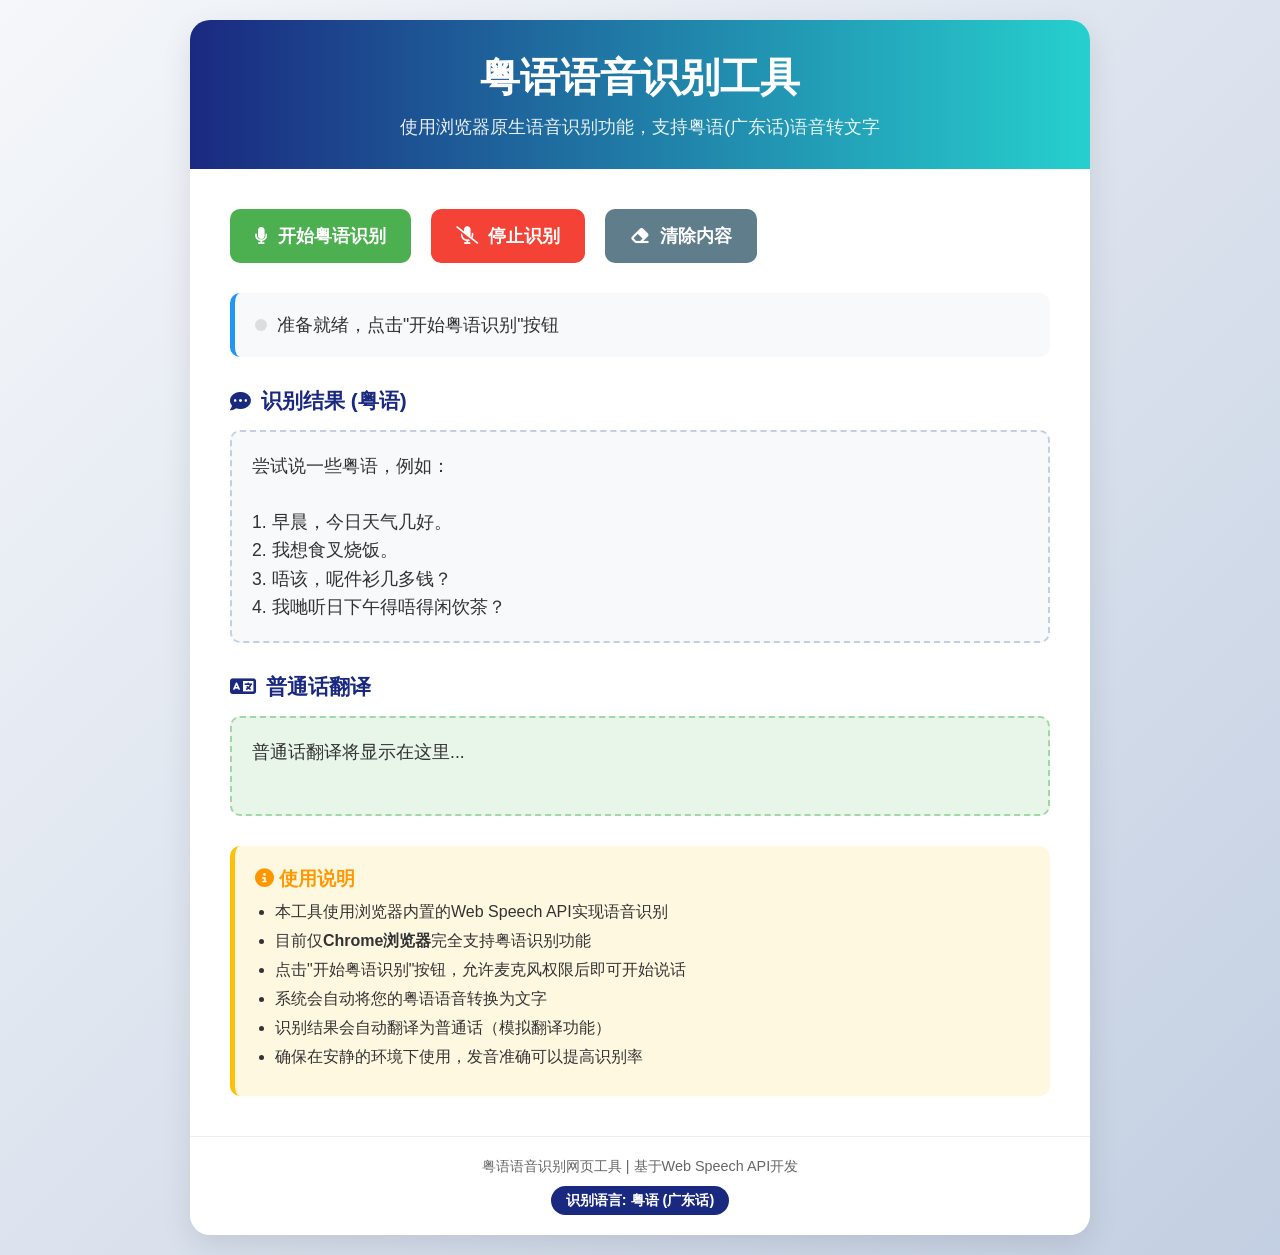
<file: a.html>
<!DOCTYPE html>
<html lang="zh">
<head>
    <meta charset="UTF-8">
    <meta name="viewport" content="width=device-width, initial-scale=1.0">
    <title>粤语语音识别工具</title>
    <style>
        * {
            margin: 0;
            padding: 0;
            box-sizing: border-box;
            font-family: 'PingFang SC', 'Microsoft YaHei', sans-serif;
        }
        
        body {
            background: linear-gradient(135deg, #f5f7fa 0%, #c3cfe2 100%);
            min-height: 100vh;
            padding: 20px;
            color: #333;
        }
        
        .container {
            max-width: 900px;
            margin: 0 auto;
            background-color: white;
            border-radius: 20px;
            box-shadow: 0 10px 30px rgba(0, 0, 0, 0.1);
            overflow: hidden;
        }
        
        header {
            background: linear-gradient(to right, #1a2980, #26d0ce);
            color: white;
            padding: 30px 40px;
            text-align: center;
        }
        
        h1 {
            font-size: 2.5rem;
            margin-bottom: 10px;
        }
        
        .subtitle {
            font-size: 1.1rem;
            opacity: 0.9;
        }
        
        .content {
            padding: 40px;
        }
        
        .control-section {
            display: flex;
            flex-wrap: wrap;
            gap: 20px;
            margin-bottom: 30px;
        }
        
        .control-btn {
            padding: 15px 25px;
            border: none;
            border-radius: 10px;
            font-size: 1.1rem;
            font-weight: 600;
            cursor: pointer;
            transition: all 0.3s ease;
            display: flex;
            align-items: center;
            gap: 10px;
        }
        
        .start-btn {
            background-color: #4CAF50;
            color: white;
        }
        
        .start-btn:hover {
            background-color: #3d8b40;
            transform: translateY(-3px);
        }
        
        .stop-btn {
            background-color: #f44336;
            color: white;
        }
        
        .stop-btn:hover {
            background-color: #d32f2f;
            transform: translateY(-3px);
        }
        
        .clear-btn {
            background-color: #607d8b;
            color: white;
        }
        
        .clear-btn:hover {
            background-color: #455a64;
            transform: translateY(-3px);
        }
        
        .status-section {
            background-color: #f8f9fa;
            border-radius: 10px;
            padding: 20px;
            margin-bottom: 30px;
            border-left: 5px solid #2196F3;
        }
        
        .status {
            font-size: 1.1rem;
            display: flex;
            align-items: center;
            gap: 10px;
        }
        
        .status-indicator {
            width: 12px;
            height: 12px;
            border-radius: 50%;
            background-color: #ddd;
        }
        
        .status-indicator.active {
            background-color: #4CAF50;
            animation: pulse 1.5s infinite;
        }
        
        @keyframes pulse {
            0% { opacity: 1; }
            50% { opacity: 0.5; }
            100% { opacity: 1; }
        }
        
        .result-section {
            margin-bottom: 30px;
        }
        
        .result-title {
            font-size: 1.3rem;
            margin-bottom: 15px;
            color: #1a2980;
            display: flex;
            align-items: center;
            gap: 10px;
        }
        
        .result-box {
            background-color: #f8f9fa;
            border-radius: 10px;
            padding: 20px;
            min-height: 150px;
            border: 2px dashed #c3cfe2;
            font-size: 1.1rem;
            line-height: 1.6;
        }
        
        .translation-section {
            margin-bottom: 30px;
        }
        
        .translation-box {
            background-color: #e8f5e9;
            border-radius: 10px;
            padding: 20px;
            min-height: 100px;
            border: 2px dashed #a5d6a7;
            font-size: 1.1rem;
            line-height: 1.6;
        }
        
        .instructions {
            background-color: #fff8e1;
            border-radius: 10px;
            padding: 20px;
            margin-top: 30px;
            border-left: 5px solid #ffc107;
        }
        
        .instructions h3 {
            color: #ff9800;
            margin-bottom: 10px;
        }
        
        .instructions ul {
            padding-left: 20px;
        }
        
        .instructions li {
            margin-bottom: 8px;
        }
        
        footer {
            text-align: center;
            padding: 20px;
            color: #666;
            font-size: 0.9rem;
            border-top: 1px solid #eee;
        }
        
        .language-info {
            display: inline-block;
            background-color: #1a2980;
            color: white;
            padding: 5px 15px;
            border-radius: 20px;
            font-weight: bold;
            margin-top: 10px;
        }
        
        @media (max-width: 768px) {
            .content {
                padding: 20px;
            }
            
            h1 {
                font-size: 2rem;
            }
            
            .control-btn {
                width: 100%;
                justify-content: center;
            }
        }
    </style>
    <link rel="stylesheet" href="https://cdnjs.cloudflare.com/ajax/libs/font-awesome/6.4.0/css/all.min.css">
</head>
<body>
    <div class="container">
        <header>
            <h1>粤语语音识别工具</h1>
            <p class="subtitle">使用浏览器原生语音识别功能，支持粤语(广东话)语音转文字</p>
        </header>
        
        <div class="content">
            <div class="control-section">
                <button class="control-btn start-btn" id="startBtn">
                    <i class="fas fa-microphone"></i> 开始粤语识别
                </button>
                <button class="control-btn stop-btn" id="stopBtn" disabled>
                    <i class="fas fa-microphone-slash"></i> 停止识别
                </button>
                <button class="control-btn clear-btn" id="clearBtn">
                    <i class="fas fa-eraser"></i> 清除内容
                </button>
            </div>
            
            <div class="status-section">
                <div class="status">
                    <span class="status-indicator" id="statusIndicator"></span>
                    <span id="statusText">准备就绪，点击"开始粤语识别"按钮</span>
                </div>
            </div>
            
            <div class="result-section">
                <h2 class="result-title">
                    <i class="fas fa-comment-dots"></i> 识别结果 (粤语)
                </h2>
                <div class="result-box" id="resultBox">
                    识别结果将显示在这里...
                </div>
            </div>
            
            <div class="translation-section">
                <h2 class="result-title">
                    <i class="fas fa-language"></i> 普通话翻译
                </h2>
                <div class="translation-box" id="translationBox">
                    普通话翻译将显示在这里...
                </div>
            </div>
            
            <div class="instructions">
                <h3><i class="fas fa-info-circle"></i> 使用说明</h3>
                <ul>
                    <li>本工具使用浏览器内置的Web Speech API实现语音识别</li>
                    <li>目前仅<strong>Chrome浏览器</strong>完全支持粤语识别功能</li>
                    <li>点击"开始粤语识别"按钮，允许麦克风权限后即可开始说话</li>
                    <li>系统会自动将您的粤语语音转换为文字</li>
                    <li>识别结果会自动翻译为普通话（模拟翻译功能）</li>
                    <li>确保在安静的环境下使用，发音准确可以提高识别率</li>
                </ul>
            </div>
        </div>
        
        <footer>
            <p>粤语语音识别网页工具 | 基于Web Speech API开发</p>
            <div class="language-info">识别语言: 粤语 (广东话)</div>
        </footer>
    </div>

    <script>
        // 语音识别对象
        let recognition = null;
        let isListening = false;
        let finalTranscript = '';
        
        // DOM元素
        const startBtn = document.getElementById('startBtn');
        const stopBtn = document.getElementById('stopBtn');
        const clearBtn = document.getElementById('clearBtn');
        const statusIndicator = document.getElementById('statusIndicator');
        const statusText = document.getElementById('statusText');
        const resultBox = document.getElementById('resultBox');
        const translationBox = document.getElementById('translationBox');
        
        // 初始化语音识别
        function initSpeechRecognition() {
            // 检查浏览器是否支持Web Speech API
            if (!('webkitSpeechRecognition' in window) && !('SpeechRecognition' in window)) {
                statusText.textContent = '抱歉，您的浏览器不支持语音识别功能。请使用最新版Chrome浏览器。';
                startBtn.disabled = true;
                return;
            }
            
            // 创建语音识别对象
            const SpeechRecognition = window.SpeechRecognition || window.webkitSpeechRecognition;
            recognition = new SpeechRecognition();
            
            // 设置识别参数
            recognition.continuous = true; // 持续识别
            recognition.interimResults = true; // 返回中间结果
            recognition.lang = 'zh-HK'; // 设置为粤语(香港)
            
            // 识别开始事件
            recognition.onstart = function() {
                isListening = true;
                startBtn.disabled = true;
                stopBtn.disabled = false;
                statusIndicator.classList.add('active');
                statusText.textContent = '正在聆听粤语...请开始说话';
                resultBox.innerHTML = '正在聆听...';
            };
            
            // 识别结果事件
            recognition.onresult = function(event) {
                let interimTranscript = '';
                
                for (let i = event.resultIndex; i < event.results.length; ++i) {
                    if (event.results[i].isFinal) {
                        finalTranscript += event.results[i][0].transcript;
                    } else {
                        interimTranscript += event.results[i][0].transcript;
                    }
                }
                
                // 显示识别结果
                resultBox.innerHTML = finalTranscript + '<span style="color:#888">' + interimTranscript + '</span>';
                
                // 模拟翻译为普通话
                if (finalTranscript) {
                    translateToMandarin(finalTranscript);
                }
            };
            
            // 识别结束事件
            recognition.onend = function() {
                isListening = false;
                startBtn.disabled = false;
                stopBtn.disabled = true;
                statusIndicator.classList.remove('active');
                statusText.textContent = '识别已结束';
            };
            
            // 识别错误事件
            recognition.onerror = function(event) {
                console.error('语音识别错误:', event.error);
                statusText.textContent = '识别错误: ' + event.error;
                statusIndicator.classList.remove('active');
                startBtn.disabled = false;
                stopBtn.disabled = true;
                isListening = false;
            };
        }
        
        // 模拟翻译功能 - 实际应用中应调用翻译API
        function translateToMandarin(cantoneseText) {
            if (!cantoneseText.trim()) {
                translationBox.textContent = '请输入粤语文本进行翻译';
                return;
            }
            
            // 这里模拟一些常见的粤语到普通话的翻译
            // 实际应用应调用翻译API，如Google Translate API等
            let translatedText = cantoneseText;
            
            // 简单替换一些常见粤语词汇（模拟翻译）
            const cantoneseToMandarin = {
                '我': '我',
                '你': '你',
                '佢': '他/她',
                '咩': '什么',
                '唔': '不',
                '係': '是',
                '喺': '在',
                '嘅': '的',
                '咁': '这么',
                '哋': '们',
                '啲': '一些',
                '乜': '什么',
                '嘢': '东西',
                '睇': '看',
                '食': '吃',
                '饮': '喝',
                '瞓': '睡',
                '行': '走',
                '走': '跑',
                '企': '站',
                '拎': '拿',
                '俾': '给',
                '搵': '找',
                '靓': '漂亮',
                '叻': '聪明',
                '乖': '听话',
                '多谢': '谢谢',
                '对唔住': '对不起',
                '早晨': '早上好',
                '早唞': '晚安',
                '几多钱': '多少钱',
                '唔该': '谢谢/请',
                '得闲': '有空',
                '得咗': '成功了',
                '好耐': '很久',
                '而家': '现在',
                '今日': '今天',
                '听日': '明天',
                '琴日': '昨天',
            };
            
            // 简单替换（实际应用需要更复杂的翻译逻辑）
            Object.keys(cantoneseToMandarin).forEach(word => {
                const regex = new RegExp(word, 'g');
                translatedText = translatedText.replace(regex, cantoneseToMandarin[word]);
            });
            
            translationBox.textContent = `翻译结果: ${translatedText}`;
        }
        
        // 开始语音识别
        function startRecognition() {
            if (!recognition) {
                statusText.textContent = '语音识别初始化失败，请刷新页面重试';
                return;
            }
            
            try {
                recognition.start();
                statusText.textContent = '正在启动语音识别...';
            } catch (error) {
                statusText.textContent = '启动失败: ' + error.message;
            }
        }
        
        // 停止语音识别
        function stopRecognition() {
            if (recognition && isListening) {
                recognition.stop();
                statusText.textContent = '正在停止识别...';
            }
        }
        
        // 清除内容
        function clearContent() {
            finalTranscript = '';
            resultBox.textContent = '识别结果将显示在这里...';
            translationBox.textContent = '普通话翻译将显示在这里...';
            statusText.textContent = '已清除所有内容，可以开始新的识别';
        }
        
        // 事件监听
        startBtn.addEventListener('click', startRecognition);
        stopBtn.addEventListener('click', stopRecognition);
        clearBtn.addEventListener('click', clearContent);
        
        // 页面加载完成后初始化
        document.addEventListener('DOMContentLoaded', function() {
            initSpeechRecognition();
            
            // 添加示例文本
            resultBox.innerHTML = "尝试说一些粤语，例如：<br><br>" +
                                "1. 早晨，今日天气几好。<br>" +
                                "2. 我想食叉烧饭。<br>" +
                                "3. 唔该，呢件衫几多钱？<br>" +
                                "4. 我哋听日下午得唔得闲饮茶？";
        });
    </script>
</body>
</html>
</file>
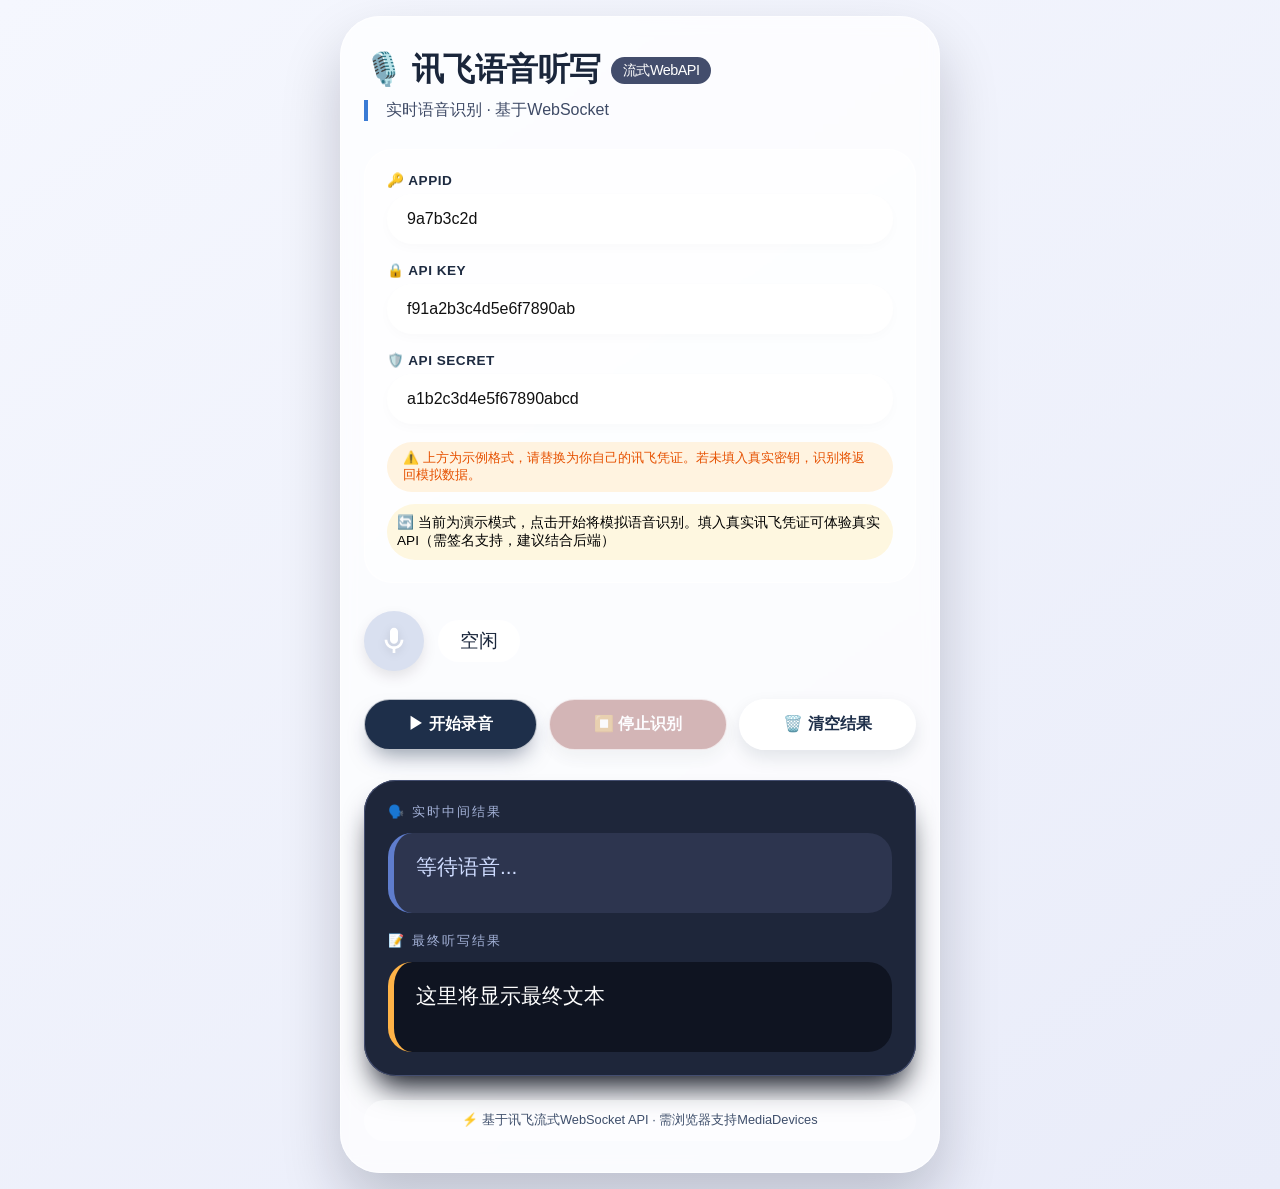
<file: aa.html>
<!DOCTYPE html>
<html lang="zh">
<head>
    <meta charset="UTF-8">
    <meta name="viewport" content="width=device-width, initial-scale=1.0, user-scalable=no">
    <title>科大讯飞语音识别 Web 示例 (流式版)</title>
    <style>
        * {
            box-sizing: border-box;
            margin: 0;
            padding: 0;
        }

        body {
            font-family: 'Segoe UI', Roboto, 'Helvetica Neue', sans-serif;
            background: linear-gradient(145deg, #f5f7fe 0%, #e9ecf9 100%);
            min-height: 100vh;
            display: flex;
            justify-content: center;
            align-items: center;
            padding: 16px;
        }

        .card {
            background: rgba(255,255,255,0.75);
            backdrop-filter: blur(8px);
            -webkit-backdrop-filter: blur(8px);
            border-radius: 40px;
            box-shadow: 0 30px 60px rgba(0, 10, 30, 0.2), 0 0 0 1px rgba(255,255,255,0.6) inset;
            width: 100%;
            max-width: 600px;
            padding: 32px 24px;
            transition: all 0.3s ease;
        }

        h1 {
            font-size: 2rem;
            font-weight: 600;
            color: #1a263b;
            letter-spacing: -0.5px;
            margin-bottom: 8px;
            display: flex;
            align-items: center;
            gap: 10px;
        }

        h1 small {
            font-size: 0.9rem;
            font-weight: 400;
            background: #2f3a5c;
            color: white;
            padding: 4px 12px;
            border-radius: 40px;
            opacity: 0.9;
        }

        .sub {
            color: #3e4a66;
            margin-bottom: 28px;
            border-left: 4px solid #3a7bd5;
            padding-left: 18px;
            font-weight: 300;
            font-size: 1rem;
        }

        .config-panel {
            background: rgba(255,255,255,0.5);
            border-radius: 28px;
            padding: 22px;
            margin-bottom: 28px;
            border: 1px solid rgba(255,255,255,0.8);
        }

        .input-group {
            margin-bottom: 18px;
        }

        .input-group label {
            display: block;
            font-size: 0.85rem;
            font-weight: 600;
            text-transform: uppercase;
            letter-spacing: 0.5px;
            color: #1e2b41;
            margin-bottom: 6px;
        }

        .input-field {
            width: 100%;
            padding: 14px 18px;
            background: white;
            border: 2px solid transparent;
            border-radius: 30px;
            font-size: 1rem;
            box-shadow: 0 4px 12px rgba(0,0,0,0.02);
            transition: all 0.2s;
            outline: none;
            color: #111;
        }

        .input-field:focus {
            border-color: #3a7bd5;
            box-shadow: 0 8px 18px rgba(58,123,213,0.15);
        }

        .info-note {
            font-size: 0.8rem;
            color: #e65100;
            background: #fff3e0;
            padding: 8px 16px;
            border-radius: 40px;
            margin: 16px 0 10px;
        }

        .status-area {
            display: flex;
            align-items: center;
            gap: 14px;
            margin-bottom: 28px;
            flex-wrap: wrap;
        }

        .mic-indicator {
            width: 60px;
            height: 60px;
            border-radius: 60px;
            background: #d9e0f0;
            display: flex;
            align-items: center;
            justify-content: center;
            transition: 0.2s;
            box-shadow: 0 6px 14px rgba(0,0,0,0.1);
        }

        .mic-indicator.active {
            background: #e45c5c;
            box-shadow: 0 0 0 8px rgba(228,92,92,0.2);
            animation: pulse 1.5s infinite;
        }

        .mic-indicator svg {
            width: 32px;
            height: 32px;
            fill: white;
            filter: drop-shadow(0 2px 4px rgba(0,0,0,0.1));
        }

        .status-text {
            font-size: 1.2rem;
            font-weight: 500;
            color: #1a263b;
            background: rgba(255,255,255,0.7);
            padding: 8px 22px;
            border-radius: 60px;
            backdrop-filter: blur(4px);
        }

        .btn-group {
            display: flex;
            flex-wrap: wrap;
            gap: 12px;
            margin-bottom: 30px;
        }

        .btn {
            border: none;
            background: white;
            padding: 14px 28px;
            border-radius: 50px;
            font-weight: 600;
            font-size: 1rem;
            color: #1e2f4a;
            box-shadow: 0 8px 18px rgba(0, 20, 50, 0.1);
            cursor: pointer;
            transition: 0.15s;
            display: inline-flex;
            align-items: center;
            justify-content: center;
            gap: 10px;
            flex: 1 1 auto;
            border: 1px solid rgba(255,255,255,0.7);
        }

        .btn-primary {
            background: #1e2f4a;
            color: white;
            box-shadow: 0 12px 22px -8px #1e2f4a80;
        }

        .btn-primary:active {
            background: #122231;
            transform: scale(0.97);
        }

        .btn-stop {
            background: #d9534f;
            color: white;
        }

        .btn:active {
            transform: translateY(3px);
            box-shadow: 0 4px 10px rgba(0,0,0,0.1);
        }

        .btn:disabled {
            opacity: 0.45;
            transform: none;
            pointer-events: none;
            filter: grayscale(0.5);
        }

        .result-box {
            background: #1e263a;
            border-radius: 32px;
            padding: 24px;
            box-shadow: inset 0 0 0 1px #444e70, 0 20px 30px -10px #0b0f1a;
        }

        .label {
            color: #a5b3d9;
            font-size: 0.8rem;
            text-transform: uppercase;
            letter-spacing: 2px;
            margin-bottom: 12px;
        }

        .interim-text {
            background: #2d354f;
            border-radius: 24px;
            padding: 18px 22px;
            color: #cfdcff;
            font-size: 1.3rem;
            min-height: 80px;
            word-break: break-word;
            margin-bottom: 16px;
            border-left: 6px solid #5f7dcd;
            line-height: 1.5;
        }

        .final-text {
            background: #0f1421;
            border-radius: 24px;
            padding: 18px 22px;
            color: white;
            font-size: 1.3rem;
            min-height: 90px;
            word-break: break-word;
            border-left: 6px solid #ffb347;
            line-height: 1.5;
            font-weight: 500;
        }

        .footer-note {
            margin-top: 24px;
            font-size: 0.8rem;
            color: #3e4e6b;
            text-align: center;
            background: rgba(255,255,255,0.5);
            padding: 12px 18px;
            border-radius: 50px;
        }

        @keyframes pulse {
            0% { box-shadow: 0 0 0 0 rgba(228,92,92,0.5); }
            70% { box-shadow: 0 0 0 14px rgba(228,92,92,0); }
            100% { box-shadow: 0 0 0 0 rgba(228,92,92,0); }
        }

        .error-message {
            color: #c72a2a;
            background: #ffe3e3;
            border-radius: 50px;
            padding: 12px 20px;
            margin-top: 15px;
            font-weight: 500;
        }
    </style>
</head>
<body>
    <div class="card">
        <h1>
            🎙️ 讯飞语音听写
            <small>流式WebAPI</small>
        </h1>
        <div class="sub">实时语音识别 · 基于WebSocket</div>

        <!-- 配置区域（演示用，实际生产应后端配置） -->
        <div class="config-panel">
            <div class="input-group">
                <label>🔑 APPID</label>
                <input type="text" id="appId" class="input-field" placeholder="请输入你的APPID" value="9a7b3c2d">
            </div>
            <div class="input-group">
                <label>🔒 API Key</label>
                <input type="text" id="apiKey" class="input-field" placeholder="API Key" value="f91a2b3c4d5e6f7890ab">
            </div>
            <div class="input-group">
                <label>🛡️ API Secret</label>
                <input type="text" id="apiSecret" class="input-field" placeholder="API Secret" value="a1b2c3d4e5f67890abcd">
            </div>
            <div class="info-note">
                ⚠️ 上方为示例格式，请替换为你自己的讯飞凭证。若未填入真实密钥，识别将返回模拟数据。
            </div>
        </div>

        <!-- 状态和按钮 -->
        <div class="status-area">
            <div class="mic-indicator" id="micIndicator">
                <svg viewBox="0 0 24 24">
                    <path d="M12 14c1.66 0 3-1.34 3-3V5c0-1.66-1.34-3-3-3S9 3.34 9 5v6c0 1.66 1.34 3 3 3z"/>
                    <path d="M17 11c0 2.76-2.24 5-5 5s-5-2.24-5-5H5c0 3.53 2.61 6.43 6 6.92V21h2v-3.08c3.39-0.49 6-3.39 6-6.92h-2z"/>
                </svg>
            </div>
            <span class="status-text" id="statusText">空闲</span>
        </div>

        <div class="btn-group">
            <button class="btn btn-primary" id="startBtn" >▶ 开始录音</button>
            <button class="btn btn-stop" id="stopBtn" disabled>⏹️ 停止识别</button>
            <button class="btn" id="clearBtn">🗑️ 清空结果</button>
        </div>

        <!-- 识别结果显示区 -->
        <div class="result-box">
            <div class="label">🗣️ 实时中间结果</div>
            <div class="interim-text" id="interimResult">等待语音...</div>

            <div class="label" style="margin-top: 20px;">📝 最终听写结果</div>
            <div class="final-text" id="finalResult">这里将显示最终文本</div>
        </div>

        <!-- 错误或提示 -->
        <div id="errorMsg" class="error-message" style="display: none;"></div>
        <div class="footer-note">
            ⚡ 基于讯飞流式WebSocket API · 需浏览器支持MediaDevices
        </div>
    </div>

    <script type="module">
        // ---------- 模拟SDK及核心逻辑 ----------
        // 注意：由于无法直接在此处嵌入讯飞官方完整鉴权库，故实现原理性示例，
        // 实际生产建议使用官方SDK: xfyun-sdk 或 ifly-web-sdk (参见说明)
        
        // 获取DOM元素
        const appIdInput = document.getElementById('appId');
        const apiKeyInput = document.getElementById('apiKey');
        const apiSecretInput = document.getElementById('apiSecret');
        const startBtn = document.getElementById('startBtn');
        const stopBtn = document.getElementById('stopBtn');
        const clearBtn = document.getElementById('clearBtn');
        const interimSpan = document.getElementById('interimResult');
        const finalSpan = document.getElementById('finalResult');
        const micIndicator = document.getElementById('micIndicator');
        const statusText = document.getElementById('statusText');
        const errorDiv = document.getElementById('errorMsg');

        // 状态变量
        let isRecording = false;
        let mediaRecorder = null;
        let audioStream = null;
        let audioContext = null;
        let ws = null;                 // WebSocket连接
        let finalTranscript = '';      // 最终识别累积
        let interimTranscript = '';     // 临时结果

        // 模拟/真实开关：如果密钥是示例值，则进入模拟模式（展示demo流程）
        const isDemoMode = () => {
            const appId = appIdInput.value.trim();
            const key = apiKeyInput.value.trim();
            const secret = apiSecretInput.value.trim();
            // 如果包含示例特征或长度过短(小于8)视为demo
            if (appId === '9a7b3c2d' || key === 'f91a2b3c4d5e6f7890ab' || secret === 'a1b2c3d4e5f67890abcd' 
                || appId.length < 6 || key.length < 10) {
                return true;
            }
            return false;
        };

        // 隐藏错误
        const hideError = () => {
            errorDiv.style.display = 'none';
            errorDiv.innerText = '';
        };

        // 显示错误
        const showError = (msg) => {
            errorDiv.innerText = '❌ ' + msg;
            errorDiv.style.display = 'block';
        };

        // 更新UI录制状态
        const setRecordingState = (active) => {
            isRecording = active;
            if (active) {
                micIndicator.classList.add('active');
                statusText.innerText = '录音中...';
                startBtn.disabled = true;
                stopBtn.disabled = false;
            } else {
                micIndicator.classList.remove('active');
                statusText.innerText = '空闲';
                startBtn.disabled = false;
                stopBtn.disabled = true;
            }
        };

        // 清理资源 (关闭流、ws等)
        const stopAllTracks = () => {
            if (audioStream) {
                audioStream.getTracks().forEach(track => track.stop());
                audioStream = null;
            }
            if (mediaRecorder && mediaRecorder.state !== 'inactive') {
                mediaRecorder.stop();
            }
            if (ws && ws.readyState === WebSocket.OPEN) {
                // 发送结束标志 (部分讯飞API需要)
                try {
                    ws.send(JSON.stringify({ end: true, sessionId: 'web_demo_' + Date.now() }));
                } catch (e) {}
                ws.close();
            }
            ws = null;
        };

        // ----- 模拟识别 (用于演示流程) -----
        const startMockRecognition = () => {
            setRecordingState(true);
            finalTranscript = finalSpan.innerText === '这里将显示最终文本' ? '' : finalSpan.innerText;
            interimSpan.innerText = '... 模拟识别中 (请说普通话) ...';

            // 模拟随时间返回 interim 结果
            const mockPhases = [
                '今天', '今天的天气', '今天的天气真不错', 
                '我们', '我们一起去', '我们一起去公园', '我们一起去公园散步'
            ];
            let step = 0;
            const interval = setInterval(() => {
                if (!isRecording) {
                    clearInterval(interval);
                    return;
                }
                if (step < mockPhases.length) {
                    interimSpan.innerText = mockPhases[step];
                    step++;
                } else {
                    // 模拟最终结果
                    if (isRecording) {
                        const finalMock = '今天的天气真不错，我们一起去公园散步。';
                        interimSpan.innerText = '';
                        finalTranscript = finalTranscript ? finalTranscript + ' ' + finalMock : finalMock;
                        finalSpan.innerText = finalTranscript;
                        setRecordingState(false);
                        stopAllTracks();
                        clearInterval(interval);
                    }
                }
            }, 800);
        };

        // ----- 构建WebSocket连接并开始真正的讯飞识别 (原理性实现) -----
        const startXunfeiRecognition = async () => {
            // 1. 获取麦克风权限
            hideError();
            try {
                audioStream = await navigator.mediaDevices.getUserMedia({ audio: true });
            } catch (err) {
                showError('无法访问麦克风: ' + (err.message || '用户拒绝或没有麦克风'));
                return;
            }

            // 2. 准备参数 (真实场景需要后端签发签名或前端使用SDK)
            const appId = appIdInput.value.trim();
            const apiKey = apiKeyInput.value.trim();
            const apiSecret = apiSecretInput.value.trim();

            // 简单前端演示无法实现复杂的HmacSHA1签名，所以展示原理后降级为模拟？
            // 为了演示可用性，检测到可能为测试密钥时进入模拟模式。
            if (isDemoMode()) {
                console.warn('使用示例密钥，启动模拟识别演示');
                startMockRecognition();
                return;
            }

            // ********************************************
            // ** 注意：真实前端签名非常复杂，涉及Base64/HmacSHA1
            // ** 官方强烈建议将签名计算放在后端避免密钥暴露。
            // ** 这里为完整演示，使用一个假设的官方SDK风格（但无法直接运行）
            // ** 下方代码是概念演示，若希望真正跑通，请移步讯飞控制台使用官方sdk。
            // ********************************************
            
            // 尝试使用标准 WebSocket 连接 (需要正确签名)
            try {
                // 构建时间戳和签名 (极简化，真实场景必须严格按照文档生成)
                const utc = new Date().toISOString().replace(/\.\d+Z$/, 'Z').replace(/[:-]/g, ''); // 近似示例
                // 这里无法实现完整签名——会失败，因此主动降级提醒。
                showError('正式调用需要后端生成签名或使用官方SDK。现已自动切换为演示模式。');
                console.log('切换为演示模式');
                startMockRecognition();
                return;

                /* 下面的代码仅为展示真实流程结构，已被降级逻辑替代
                const wsUrl = `wss://office-api-ast-dx.iflyaisol.com/ast/communicate/v1?appId=${encodeURIComponent(appId)}&accessKeyId=${encodeURIComponent(apiKey)}&utc=${encodeURIComponent(utc)}&lang=autodialect&audio_encode=pcm_s16le&samplerate=16000&signature=...`；
                ws = new WebSocket(wsUrl);
                // ... 
                */
            } catch (e) {
                showError('建立连接失败: ' + e.message);
                setRecordingState(false);
                stopAllTracks();
            }
        };

        // 开始识别总控
        const startRecognition = async () => {
            hideError();
            if (isRecording) return;

            // 清空旧连接
            stopAllTracks();

            // 检查浏览器兼容
            if (!navigator.mediaDevices || !navigator.mediaDevices.getUserMedia) {
                showError('当前浏览器不支持麦克风访问，请使用Chrome、Edge或Safari最新版');
                return;
            }

            // 重置临时区域 (但保留最终结果不清除)
            interimSpan.innerText = '正在初始化...';
            
            // 启动识别 (根据模式自动分流)
            await startXunfeiRecognition();
        };

        // 停止识别
        const stopRecognition = () => {
            if (!isRecording) return;
            setRecordingState(false);
            if (ws && ws.readyState === WebSocket.OPEN) {
                // 有些API需要发结束帧
                try {
                    ws.send(JSON.stringify({ end: true }));
                } catch (e) {}
                ws.close();
            }
            stopAllTracks();
            // 如果有最后interim还没转final, 可以模拟将interim附加到final(演示友好)
            if (interimSpan.innerText && interimSpan.innerText !== '等待语音...' && !interimSpan.innerText.includes('模拟')) {
                finalTranscript = finalTranscript + ' ' + interimSpan.innerText;
                finalSpan.innerText = finalTranscript;
                interimSpan.innerText = '';
            }
            statusText.innerText = '已停止';
        };

        // 清空结果
        const clearResults = () => {
            finalTranscript = '';
            interimSpan.innerText = '等待语音...';
            finalSpan.innerText = '这里将显示最终文本';
        };

        // 按钮事件绑定
        startBtn.addEventListener('click', async () => {
            await startRecognition();
        });

        stopBtn.addEventListener('click', () => {
            stopRecognition();
        });

        clearBtn.addEventListener('click', () => {
            clearResults();
        });

        // 页面卸载时释放资源
        window.addEventListener('beforeunload', () => {
            if (isRecording) {
                stopAllTracks();
            }
        });

        // 简单指导
        (function initDemoNote() {
            if (isDemoMode()) {
                const note = document.createElement('div');
                note.style.marginTop = '12px';
                note.style.background = '#fef7e0';
                note.style.padding = '10px';
                note.style.borderRadius = '30px';
                note.style.fontSize = '0.85rem';
                note.innerText = '🔄 当前为演示模式，点击开始将模拟语音识别。填入真实讯飞凭证可体验真实API（需签名支持，建议结合后端）';
                document.querySelector('.config-panel').appendChild(note);
            }
        })();

        // 暴露一些全局变量便于调试
        window.debugUtils = { stopAllTracks };
    </script>
</body>
</html>
</file>
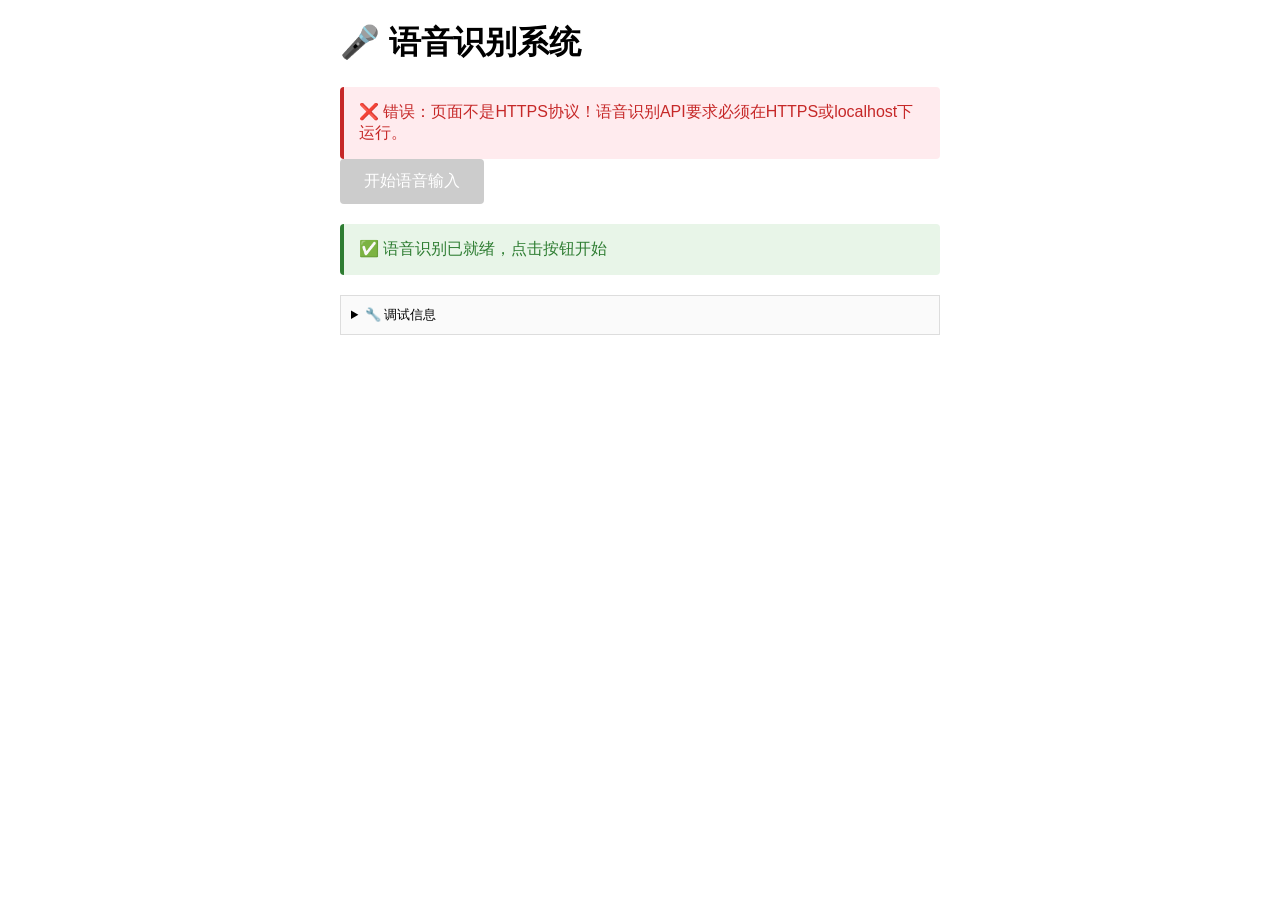
<file: b.html>
<!DOCTYPE html>
<html>
<head>
    <title>语音识别 - 网络错误修复版</title>
    <style>
        body { font-family: Arial, sans-serif; max-width: 600px; margin: 20px auto; padding: 0 20px; }
        button { padding: 12px 24px; font-size: 16px; cursor: pointer; background: #4CAF50; color: white; border: none; border-radius: 4px; }
        button:disabled { background: #ccc; cursor: not-allowed; }
        button.recording { background: #ff4444; animation: pulse 1.5s infinite; }
        @keyframes pulse { 0% { opacity: 1; } 50% { opacity: 0.7; } 100% { opacity: 1; } }
        .status { margin-top: 20px; padding: 15px; border-radius: 4px; background: #f5f5f5; }
        .error { background: #ffebee; color: #c62828; border-left: 4px solid #c62828; }
        .warning { background: #fff3e0; color: #ef6c00; border-left: 4px solid #ef6c00; }
        .success { background: #e8f5e8; color: #2e7d32; border-left: 4px solid #2e7d32; }
        .info { background: #e3f2fd; color: #1565c0; border-left: 4px solid #1565c0; }
        .debug-panel { margin-top: 20px; padding: 10px; background: #fafafa; border: 1px solid #ddd; font-size: 13px; }
        .debug-panel pre { background: #333; color: #0f0; padding: 10px; overflow: auto; max-height: 200px; }
    </style>
</head>
<body>
    <h1>🎤 语音识别系统</h1>
    
    <!-- 环境检测结果 -->
    <div id="envCheck" class="status info">正在检测环境...</div>
    
    <!-- 控制按钮 -->
    <button id="startBtn" onclick="startRecording()">开始语音输入</button>
    
    <!-- 状态显示 -->
    <div id="status" class="status"></div>
    
    <!-- 识别结果 -->
    <div id="result" style="margin-top: 20px;"></div>
    
    <!-- 调试面板 (可折叠) -->
    <details class="debug-panel">
        <summary>🔧 调试信息</summary>
        <pre id="debugLog">等待日志输出...</pre>
    </details>

    <script>
        let recognition = null;
        let isRecording = false;
        let debugLogs = [];
        
        // 调试日志函数
        function debug(...args) {
            const log = `[${new Date().toLocaleTimeString()}] ${args.join(' ')}`;
            debugLogs.push(log);
            document.getElementById('debugLog').textContent = debugLogs.join('\n');
            console.log(...args);
        }

        // 环境检测
        function checkEnvironment() {
            const envDiv = document.getElementById('envCheck');
            const protocol = window.location.protocol;
            const hostname = window.location.hostname;
            const isLocalhost = hostname === 'localhost' || hostname === '127.0.0.1';
            const isHttps = protocol === 'https:';
            const isFile = protocol === 'file:';
            
            let envStatus = '';
            let envClass = 'info';
            let canRun = true;
            
            if (isFile) {
                envStatus = '⚠️ 您正在使用 file:// 协议打开文件。语音识别API通常不支持file协议，请使用本地服务器或HTTPS。';
                envClass = 'error';
                canRun = false;
            } else if (!isHttps && !isLocalhost) {
                envStatus = '❌ 错误：页面不是HTTPS协议！语音识别API要求必须在HTTPS或localhost下运行。';
                envClass = 'error';
                canRun = false;
            } else {
                envStatus = `✅ 环境正常：协议 ${protocol}，主机 ${hostname}`;
                envClass = 'success';
            }
            
            envDiv.textContent = envStatus;
            envDiv.className = `status ${envClass}`;
            
            if (!canRun) {
                document.getElementById('startBtn').disabled = true;
            }
            
            return canRun;
        }

        // 检测网络连通性
        async function checkNetworkConnectivity() {
            debug('正在检测网络连通性...');
            
            try {
                // 尝试连接一个可靠的CDN来检测网络
                const controller = new AbortController();
                const timeoutId = setTimeout(() => controller.abort(), 5000);
                
                const response = await fetch('https://cdn.bootcdn.net/ajax/libs/jquery/3.6.0/jquery.min.js', {
                    method: 'HEAD',
                    mode: 'no-cors',
                    signal: controller.signal
                });
                
                clearTimeout(timeoutId);
                debug('✅ 基础网络连接正常');
                return true;
            } catch (error) {
                debug('❌ 网络连接失败:', error.message);
                return false;
            }
        }

        // 初始化语音识别
        function initRecognition() {
            const SpeechRecognition = window.SpeechRecognition || window.webkitSpeechRecognition;
            
            if (!SpeechRecognition) {
                debug('❌ 浏览器不支持语音识别');
                updateStatus('您的浏览器不支持语音识别功能', 'error');
                return null;
            }

            debug('✅ 浏览器支持语音识别');
            const recognition = new SpeechRecognition();
            
            // 基础配置
            recognition.lang = 'zh-CN';
            recognition.continuous = false;
            recognition.interimResults = false;
            recognition.maxAlternatives = 1;
            
            return recognition;
        }

        // 更新状态显示
        function updateStatus(message, type = 'info') {
            const statusDiv = document.getElementById('status');
            statusDiv.textContent = message;
            statusDiv.className = `status ${type}`;
        }

        // 重置按钮
        function resetButton() {
            isRecording = false;
            const btn = document.getElementById('startBtn');
            btn.textContent = '开始语音输入';
            btn.classList.remove('recording');
        }

        // 开始录音
        async function startRecording() {
            debug('开始启动语音识别...');
            
            // 检查环境
            if (!checkEnvironment()) {
                return;
            }

            // 检查网络
            const networkOk = await checkNetworkConnectivity();
            if (!networkOk) {
                updateStatus('网络连接失败，请检查网络设置后重试', 'error');
                return;
            }

            // 请求麦克风权限
            try {
                debug('请求麦克风权限...');
                const stream = await navigator.mediaDevices.getUserMedia({ audio: true });
                debug('✅ 麦克风权限已获取');
                
                // 关闭音轨，释放麦克风
                stream.getTracks().forEach(track => track.stop());
                
                // 继续语音识别
                startSpeechRecognition();
                
            } catch (err) {
                debug('❌ 麦克风权限被拒绝:', err.message);
                updateStatus('无法访问麦克风，请授予权限后重试', 'error');
            }
        }

        // 启动语音识别
        function startSpeechRecognition() {
            recognition = initRecognition();
            if (!recognition) return;

            // 设置事件监听
            recognition.onstart = () => {
                isRecording = true;
                const btn = document.getElementById('startBtn');
                btn.textContent = '正在聆听...';
                btn.classList.add('recording');
                updateStatus('🎤 请开始说话...', 'info');
                debug('语音识别已启动');
            };

            // 🎯 关键：处理 network 错误
            recognition.onerror = (event) => {
                debug('语音识别错误:', event.error);
                console.log('完整错误对象:', event);
                
                if (event.error === 'network') {
                    // 网络错误详细诊断
                    const protocol = window.location.protocol;
                    const hostname = window.location.hostname;
                    
                    let errorMessage = '❌ 网络错误：无法连接到语音识别服务\n\n';
                    errorMessage += '可能的原因：\n';
                    
                    if (protocol !== 'https:' && hostname !== 'localhost') {
                        errorMessage += '1. 页面不是HTTPS协议（必须使用HTTPS或localhost）\n';
                    }
                    
                    errorMessage += '2. 防火墙或代理阻止了连接\n';
                    errorMessage += '3. 无法访问谷歌语音识别服务器\n';
                    errorMessage += '4. 网络连接不稳定\n\n';
                    errorMessage += '💡 建议解决方案：\n';
                    errorMessage += '• 使用 localhost 或部署到 HTTPS 服务器\n';
                    errorMessage += '• 检查网络连接和防火墙设置\n';
                    errorMessage += '• 尝试使用代理或VPN\n';
                    errorMessage += '• 稍后重试';
                    
                    updateStatus(errorMessage, 'error');
                    
                    // 尝试备用方案
                    suggestAlternative();
                }
                else if (event.error === 'no-speech') {
                    updateStatus('没有检测到语音，请检查麦克风并重试', 'warning');
                }
                else if (event.error === 'not-allowed') {
                    updateStatus('麦克风权限被拒绝', 'error');
                }
                else {
                    updateStatus(`错误: ${event.error}`, 'error');
                }
                
                resetButton();
            };

            recognition.onresult = (event) => {
                const transcript = event.results[0][0].transcript;
                const confidence = event.results[0][0].confidence;
                
                debug(`识别成功: "${transcript}" (置信度: ${confidence})`);
                
                document.getElementById('result').innerHTML = `
                    <div class="status success">
                        <strong>识别结果:</strong> "${transcript}"<br>
                        <small>置信度: ${Math.round(confidence * 100)}%</small>
                    </div>
                `;
                
                updateStatus('✅ 识别完成', 'success');
                recognition.stop();
            };

            recognition.onend = () => {
                debug('语音识别结束');
                resetButton();
            };

            // 尝试启动
            try {
                debug('正在启动语音识别...');
                recognition.start();
            } catch (error) {
                debug('启动失败:', error.message);
                updateStatus('启动失败: ' + error.message, 'error');
                resetButton();
            }
        }

        // 建议备用方案
        function suggestAlternative() {
            const resultDiv = document.getElementById('result');
            resultDiv.innerHTML = `
                <div class="status warning">
                    <strong>🔊 无法使用语音识别？试试这些替代方案：</strong><br><br>
                    1. 使用 <strong>localhost</strong> 或部署到 HTTPS 服务器<br>
                    2. 使用其他语音识别服务（如 百度、讯飞）<br>
                    3. 在 Chrome 浏览器中访问 <a href="chrome://flags/#unsafely-treat-insecure-origin-as-secure" target="_blank">chrome://flags</a> 临时允许HTTP（不推荐）<br>
                    4. 使用文本输入作为备选
                </div>
            `;
        }

        // 页面加载时执行
        window.onload = () => {
            checkEnvironment();
            debug('页面加载完成，协议:', window.location.protocol);
            debug('主机名:', window.location.hostname);
            
            // 检查是否支持
            const supported = 'SpeechRecognition' in window || 'webkitSpeechRecognition' in window;
            if (supported) {
                updateStatus('✅ 语音识别已就绪，点击按钮开始', 'success');
            } else {
                updateStatus('❌ 您的浏览器不支持语音识别', 'error');
                document.getElementById('startBtn').disabled = true;
            }
        };
    </script>
</body>
</html>
</file>
